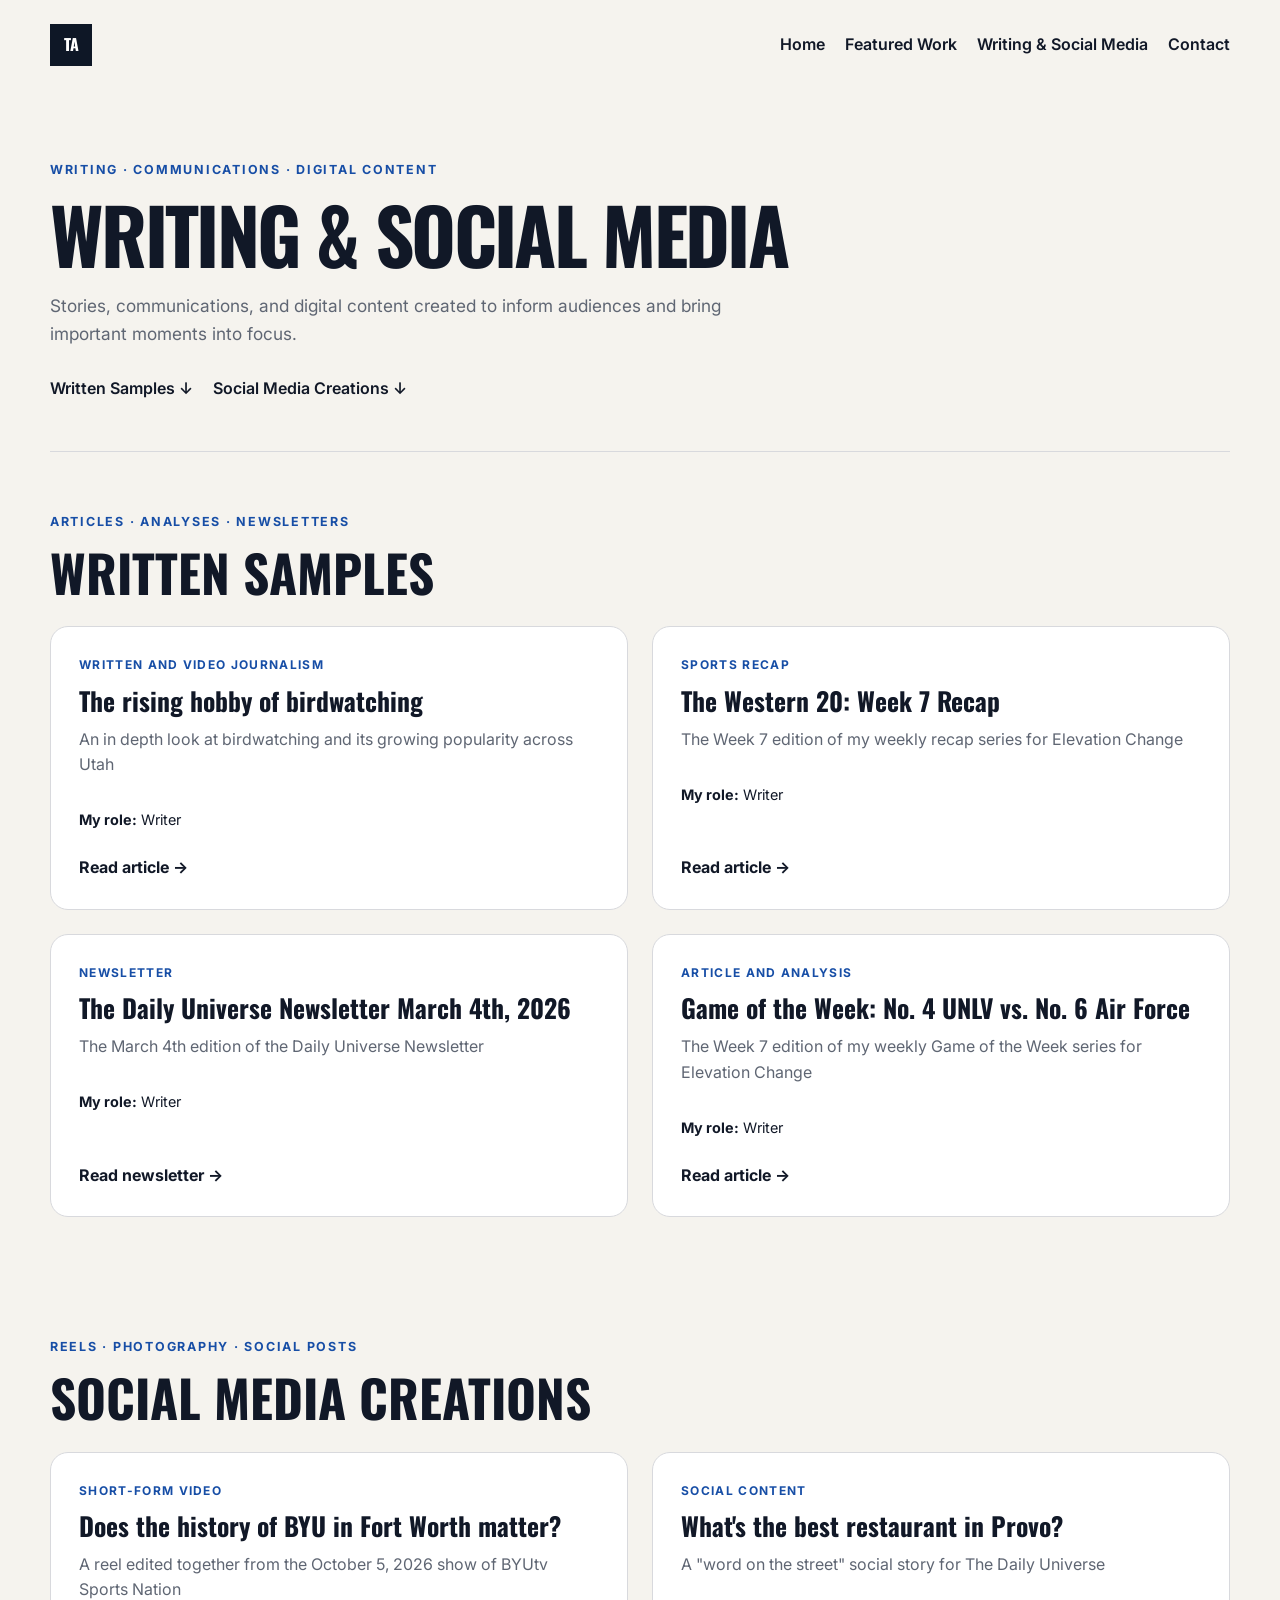
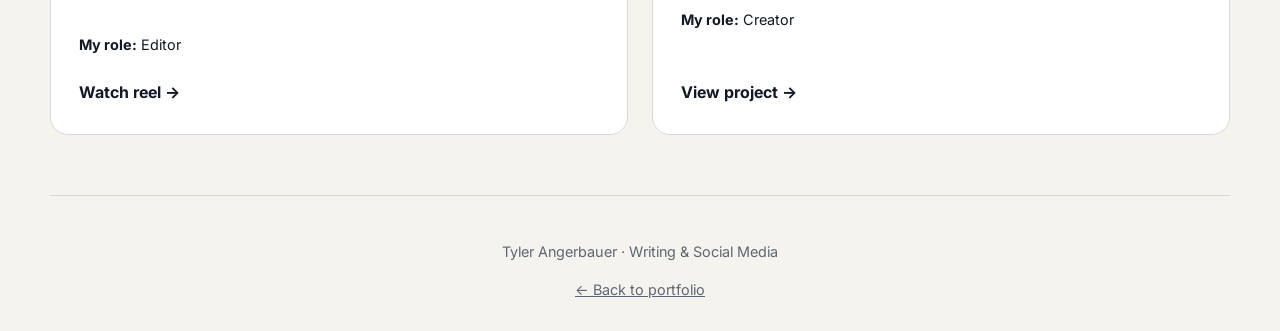
<file: samples.html>
<!DOCTYPE html>
<html lang="en">
<head>
  <meta charset="UTF-8">
  <meta name="viewport" content="width=device-width, initial-scale=1.0">

  <meta
    name="description"
    content="Writing, communications, and social media samples by Tyler Angerbauer."
  >

  <title>Writing & Social Media | Tyler Angerbauer</title>

  <link rel="preconnect" href="https://fonts.googleapis.com">
  <link rel="preconnect" href="https://fonts.gstatic.com" crossorigin>

  <link
    href="https://fonts.googleapis.com/css2?family=Inter:wght@400;500;600;700&family=Oswald:wght@500;600;700&display=swap"
    rel="stylesheet"
  >

  <link rel="stylesheet" href="styles.css">

  <!-- Styles specific to this page -->
  <style>
    .samples-container,
    .samples-header,
    .samples-footer {
      width: min(1180px, calc(100% - 40px));
      margin-inline: auto;
    }

    .samples-header {
      display: flex;
      align-items: center;
      justify-content: space-between;
      flex-wrap: wrap;
      gap: 20px;
      padding-block: 24px;
    }

    .samples-nav,
    .samples-jump-links {
      display: flex;
      flex-wrap: wrap;
      gap: 20px;
    }

    .samples-nav a,
    .samples-jump-links a {
      font-weight: 600;
      text-decoration: none;
    }

    .samples-intro {
      padding: 70px 0 50px;
      border-bottom: 1px solid var(--line);
    }

    .samples-intro h1 {
      font-size: clamp(2.5rem, 6vw, 5rem);
      overflow-wrap: anywhere;
    }

    .samples-intro > p:not(.eyebrow) {
      max-width: 700px;
      color: var(--muted);
      font-size: 1.08rem;
    }

    .samples-jump-links {
      margin-top: 28px;
    }

    .samples-section {
      padding-block: 60px;
      scroll-margin-top: 24px;
    }

    .samples-section h2 {
      font-size: clamp(2rem, 4vw, 3.5rem);
    }

    .samples-grid {
      display: grid;
      grid-template-columns: repeat(2, minmax(0, 1fr));
      gap: 24px;
      margin-top: 28px;
    }

    .sample-card {
      display: flex;
      flex-direction: column;
      min-width: 0;
      overflow: hidden;
      background: var(--surface);
      border: 1px solid var(--line);
      border-radius: var(--radius);
    }

    .sample-thumbnail {
      display: block;
      width: 100%;
      aspect-ratio: 16 / 9;
      object-fit: cover;
    }

    .sample-content {
      display: flex;
      flex-direction: column;
      align-items: flex-start;
      flex: 1;
      padding: 28px;
    }

    .sample-content h3 {
      margin-bottom: 14px;
    }

    .sample-description {
      color: var(--muted);
      margin-top: 0;
    }

    .sample-role {
      font-size: 0.9rem;
      margin-bottom: 24px;
    }

    .sample-content .text-link {
      margin-top: auto;
    }

    .samples-footer {
      padding-block: 30px;
      border-top: 1px solid var(--line);
      color: var(--muted);
      text-align: center;
    }

    @media (max-width: 700px) {
      .samples-grid {
        grid-template-columns: 1fr;
      }

      .samples-intro {
        padding-top: 40px;
      }
    }
  </style>
</head>

<body>
  <header class="samples-header">
    <a class="brand" href="index.html">TA</a>

    <nav class="samples-nav" aria-label="Primary navigation">
      <a href="index.html">Home</a>
      <a href="index.html#work">Featured Work</a>
      <a href="samples.html" aria-current="page">
        Writing & Social Media
      </a>
      <a href="index.html#contact">Contact</a>
    </nav>
  </header>

  <main class="samples-container">
    <!-- PAGE INTRODUCTION -->
    <section class="samples-intro">
      <p class="eyebrow">Writing · Communications · Digital Content</p>

      <h1>Writing & Social Media</h1>

      <p>
        Stories, communications, and digital content created to inform
        audiences and bring important moments into focus.
      </p>

      <nav class="samples-jump-links" aria-label="Sample categories">
        <a href="#writing">Written Samples ↓</a>
        <a href="#social">Social Media Creations ↓</a>
      </nav>
    </section>

    <!-- WRITTEN SAMPLES: Copy a sample-card to add another piece -->
    <section class="samples-section" id="writing">
      <p class="eyebrow">Articles · Analyses · Newsletters</p>
      <h2>Written Samples</h2>

      <div class="samples-grid">

        <!-- WRITING SAMPLE 1 -->
        <article class="sample-card">
          <div class="sample-content">
            <p class="project-type">Written and Video Journalism</p>

            <h3>The rising hobby of birdwatching</h3>

            <p class="sample-description">
              An in depth look at birdwatching and its growing popularity across Utah
            </p>

            <p class="sample-role">
              <strong>My role:</strong> Writer
            </p>

            <a
              class="text-link"
              href="https://universe.byu.edu/metro/the-rising-hobby-of-birdwatching"
              target="_blank"
              rel="noopener noreferrer"
            >
              Read article →
            </a>
          </div>
        </article>

        <!-- WRITING SAMPLE 2 -->
        <article class="sample-card">
          <div class="sample-content">
            <p class="project-type">Sports Recap</p>

            <h3>The Western 20: Week 7 Recap</h3>

            <p class="sample-description">
              The Week 7 edition of my weekly recap series for Elevation Change
            </p>

            <p class="sample-role">
              <strong>My role:</strong> Writer
            </p>

            <a
              class="text-link"
              href="https://elevationchange.co/week-7-recap.html"
              target="_blank"
              rel="noopener noreferrer"
            >
              Read article →
            </a>
          </div>
        </article>

        <!-- WRITING SAMPLE 3 -->
        <article class="sample-card">
          <div class="sample-content">
            <p class="project-type">Newsletter</p>

            <h3>The Daily Universe Newsletter March 4th, 2026</h3>

            <p class="sample-description">
              The March 4th edition of the Daily Universe Newsletter
            </p>

            <p class="sample-role">
              <strong>My role:</strong> Writer
            </p>

            <a
              class="text-link"
              href="UniverseNewsletter.pdf"
              target="_blank"
              rel="noopener noreferrer"
            >
              Read newsletter →
            </a>
          </div>
        </article>

               <!-- WRITING SAMPLE 4 -->
        <article class="sample-card">
          <div class="sample-content">
            <p class="project-type">Article and Analysis</p>

            <h3>Game of the Week: No. 4 UNLV vs. No. 6 Air Force</h3>

            <p class="sample-description">
              The Week 7 edition of my weekly Game of the Week series for Elevation Change
            </p>

            <p class="sample-role">
              <strong>My role:</strong> Writer
            </p>

            <a
              class="text-link"
              href="https://elevationchange.co/game-of-the-week-unlv-air-force.html"
              target="_blank"
              rel="noopener noreferrer"
            >
              Read article →
            </a>
          </div>
        </article>

      </div>
    </section>

    <!-- SOCIAL MEDIA: Copy a sample-card to add another piece -->
    <section class="samples-section" id="social">
      <p class="eyebrow">Reels · Photography · Social Posts</p>
      <h2>Social Media Creations</h2>

      <div class="samples-grid">

        <!-- SOCIAL SAMPLE 1 -->
        <article class="sample-card">
          <!-- OPTIONAL: Uncomment after adding your thumbnail.
          <img
            class="sample-thumbnail"
            src="images/reel-thumbnail.jpg"
            alt="Describe the scene shown in your reel thumbnail"
            loading="lazy"
          >
          -->

          <div class="sample-content">
            <p class="project-type">Short-Form Video</p>

            <h3>Does the history of BYU in Fort Worth matter?</h3>

            <p class="sample-description">
              A reel edited together from the October 5, 2026 show of BYUtv Sports Nation
            </p>

            <p class="sample-role">
              <strong>My role:</strong> Editor
            </p>

            <a
              class="text-link"
              href="https://www.facebook.com/reel/1118003457465947"
              target="_blank"
              rel="noopener noreferrer"
            >
              Watch reel →
            </a>
          </div>
        </article>

        <!-- SOCIAL SAMPLE 2 -->
        <article class="sample-card">
          <div class="sample-content">
            <p class="project-type">Social Content</p>

            <h3>What's the best restaurant in Provo?</h3>

            <p class="sample-description">
              A "word on the street" social story for The Daily Universe
            </p>

            <p class="sample-role">
              <strong>My role:</strong> Creator
            </p>

            <a
              class="text-link"
              href="https://www.instagram.com/reel/DYP0WtHDqiq/"
              target="_blank"
              rel="noopener noreferrer"
            >
              View project →
            </a>
          </div>
        </article>

      </div>
    </section>
  </main>

  <footer class="samples-footer">
    <p>Tyler Angerbauer · Writing & Social Media</p>
    <a href="index.html">← Back to portfolio</a>
  </footer>
</body>
</html>
</file>
<file: styles.css>
/* =========================================================
   TYLER ANGERBAUER PORTFOLIO
   Most visual changes can be made in the VARIABLES section.
   ========================================================= */

:root {
  --bg: #f5f3ee;
  --surface: #ffffff;
  --text: #111827;
  --muted: #5f6673;
  --accent: #174ea6;
  --line: #d8d9dd;
  --dark: #0e1726;
  --max-width: 1180px;
  --radius: 18px;
}

* {
  box-sizing: border-box;
}

html {
  scroll-behavior: smooth;
}

body {
  margin: 0;
  background: var(--bg);
  color: var(--text);
  font-family: "Inter", Arial, sans-serif;
  line-height: 1.6;
}

a {
  color: inherit;
}

img {
  max-width: 100%;
  display: block;
}

.site-header {
  width: min(calc(100% - 40px), var(--max-width));
  margin: 0 auto;
  padding: 22px 0;
  display: flex;
  align-items: center;
  justify-content: space-between;
  position: relative;
  z-index: 10;
}

.brand {
  width: 42px;
  height: 42px;
  display: grid;
  place-items: center;
  background: var(--dark);
  color: white;
  text-decoration: none;
  font-family: "Oswald", sans-serif;
  font-weight: 700;
}

.nav {
  display: flex;
  gap: 28px;
}

.nav a {
  text-decoration: none;
  font-size: 0.92rem;
  font-weight: 600;
}

.section {
  width: min(calc(100% - 40px), var(--max-width));
  margin: 0 auto;
  padding: 90px 0;
}

.hero {
  min-height: 76vh;
  display: grid;
  grid-template-columns: 1.05fr 0.95fr;
  align-items: center;
  gap: 64px;
  padding-top: 55px;
}

.eyebrow {
  margin: 0 0 14px;
  text-transform: uppercase;
  letter-spacing: 0.14em;
  font-size: 0.78rem;
  font-weight: 700;
  color: var(--accent);
}

h1,
h2,
h3 {
  font-family: "Oswald", Arial, sans-serif;
  margin-top: 0;
  line-height: 1.02;
}

h1 {
  margin-bottom: 20px;
  font-size: clamp(7rem, 4.8vw, 4rem);
  text-transform: uppercase;
  letter-spacing: -0.035em;
}

h2 {
  margin-bottom: 18px;
  font-size: clamp(2.6rem, 6vw, 4.8rem);
  text-transform: uppercase;
}

h3 {
  font-size: 1.6rem;
}

.hero-title {
  font-weight: 700;
  font-size: 1.08rem;
}

.hero-text {
  max-width: 580px;
  color: var(--muted);
  font-size: 1.04rem;
}

.hero-actions {
  display: flex;
  flex-wrap: wrap;
  gap: 12px;
  margin-top: 30px;
}

.button {
  display: inline-block;
  padding: 13px 20px;
  border: 1px solid var(--dark);
  text-decoration: none;
  font-weight: 700;
  transition: 0.2s ease;
}

.button.primary {
  background: var(--dark);
  color: white;
}

.button:hover {
  transform: translateY(-2px);
}

.placeholder-media {
  display: grid;
  place-items: center;
  min-height: 360px;
  padding: 30px;
  text-align: center;
  background:
    linear-gradient(135deg, rgba(23,78,166,0.12), rgba(14,23,38,0.08)),
    var(--surface);
  border: 1px solid var(--line);
  color: var(--muted);
}

.hero-media {
  aspect-ratio: 4 / 5;
}

.section-heading {
  max-width: 720px;
  margin-bottom: 38px;
}

.section-heading > p:last-child {
  color: var(--muted);
}

.project-grid {
  display: grid;
  grid-template-columns: repeat(2, 1fr);
  gap: 24px;
}

.project-card {
  overflow: hidden;
  background: var(--surface);
  border: 1px solid var(--line);
  border-radius: var(--radius);
}

.project-card.featured {
  grid-column: span 2;
  display: grid;
  grid-template-columns: 1.25fr 0.75fr;
}

.project-image {
  min-height: 260px;
}

.project-card.featured .project-image {
  min-height: 430px;
}

.project-copy {
  padding: 28px;
}

.project-type {
  margin-top: 0;
  color: var(--accent);
  text-transform: uppercase;
  letter-spacing: 0.11em;
  font-size: 0.75rem;
  font-weight: 700;
}

.project-copy p:not(.project-type) {
  color: var(--muted);
}

.text-link {
  font-weight: 700;
  text-decoration: none;
}

.category-grid {
  margin-top: 65px;
  display: grid;
  grid-template-columns: repeat(3, 1fr);
  gap: 1px;
  background: var(--line);
  border: 1px solid var(--line);
}

.category-card {
  padding: 35px;
  background: var(--bg);
}

.category-number {
  display: block;
  margin-bottom: 40px;
  color: var(--accent);
  font-weight: 700;
}

.category-card p {
  color: var(--muted);
}

.about {
  border-top: 1px solid var(--line);
  border-bottom: 1px solid var(--line);
  display: grid;
  grid-template-columns: 1fr 1fr;
  gap: 70px;
}

.about h2 {
  font-size: clamp(2.6rem, 5vw, 4.2rem);
}

.about-copy {
  font-size: 1.08rem;
  color: var(--muted);
}

.experience-list {
  border-top: 1px solid var(--line);
}

.experience-item {
  display: flex;
  align-items: center;
  justify-content: space-between;
  gap: 30px;
  padding: 24px 0;
  border-bottom: 1px solid var(--line);
}

.experience-item h3,
.experience-item p {
  margin: 0;
}

.experience-item p,
.experience-item span {
  color: var(--muted);
}

.contact {
  background: var(--dark);
  color: white;
  width: 100%;
  max-width: none;
  padding-left: max(20px, calc((100vw - var(--max-width)) / 2));
  padding-right: max(20px, calc((100vw - var(--max-width)) / 2));
}

.contact p:not(.eyebrow) {
  color: #b9c0cd;
}

.contact-links {
  display: flex;
  flex-wrap: wrap;
  gap: 22px;
  margin-top: 30px;
}

.contact-links a {
  color: white;
  font-weight: 700;
}

footer {
  padding: 25px 20px;
  text-align: center;
  color: var(--muted);
  font-size: 0.9rem;
}

@media (max-width: 820px) {
  .nav {
    gap: 15px;
    font-size: 0.84rem;
  }

  .hero,
  .about {
    grid-template-columns: 1fr;
  }

  .hero {
    gap: 36px;
  }

  .hero-media {
    aspect-ratio: 16 / 10;
  }

  .project-grid,
  .category-grid {
    grid-template-columns: 1fr;
  }

  .project-card.featured {
    grid-column: auto;
    grid-template-columns: 1fr;
  }

  .project-card.featured .project-image {
    min-height: 280px;
  }
}

@media (max-width: 560px) {
  .site-header {
    align-items: flex-start;
  }

  .nav {
    display: grid;
    grid-template-columns: repeat(2, auto);
    gap: 6px 14px;
  }

  .section {
    padding: 65px 0;
  }

  h1 {
    font-size: 4rem;
  }

  .experience-item {
    align-items: flex-start;
    flex-direction: column;
    gap: 5px;
  }
}
/* Photos beneath the About text */
.about-photos {
  display: grid;
  grid-template-columns: repeat(2, minmax(0, 1fr));
  gap: 16px;
  margin-top: 28px;
}

.about-photos a {
  display: block;
  overflow: hidden;
  border-radius: 14px;
  box-shadow: 0 8px 24px rgba(14, 23, 38, 0.12);
}

.about-photos img {
  display: block;
  width: 100%;
  height: auto;
  transition: transform 0.25s ease;
}

.about-photos a:hover img {
  transform: scale(1.04);
}

.about-photos a:focus-visible {
  outline: 3px solid var(--accent);
  outline-offset: 4px;
}

@media (max-width: 560px) {
  .about-photos {
    grid-template-columns: 1fr;
  }
}

@media (prefers-reduced-motion: reduce) {
  .about-photos img {
    transition: none;
  }

  .about-photos a:hover img {
    transform: none;
  }
}
.about-photos a {
  aspect-ratio: 4 / 3;
}

.about-photos img {
  width: 100%;
  height: 100%;
  object-fit: cover;
  object-position: center;
}
.references-grid {
  display: grid;
  grid-template-columns: repeat(3, minmax(0, 1fr));
  gap: 24px;
}

.reference-card {
  min-width: 0;
  padding: 28px;
  background: var(--surface);
  border: 1px solid var(--line);
  border-radius: var(--radius);
}

.reference-card h3 {
  margin-bottom: 12px;
}

.reference-role {
  color: var(--accent);
  font-weight: 600;
}

.reference-card p {
  margin: 0 0 14px;
}

.reference-card address {
  display: flex;
  flex-direction: column;
  gap: 10px;
  margin-top: 20px;
  font-style: normal;
}

.reference-card address a {
  font-weight: 600;
  overflow-wrap: anywhere;
}

@media (max-width: 820px) {
  .references-grid {
    grid-template-columns: 1fr;
  }
}
</file>
